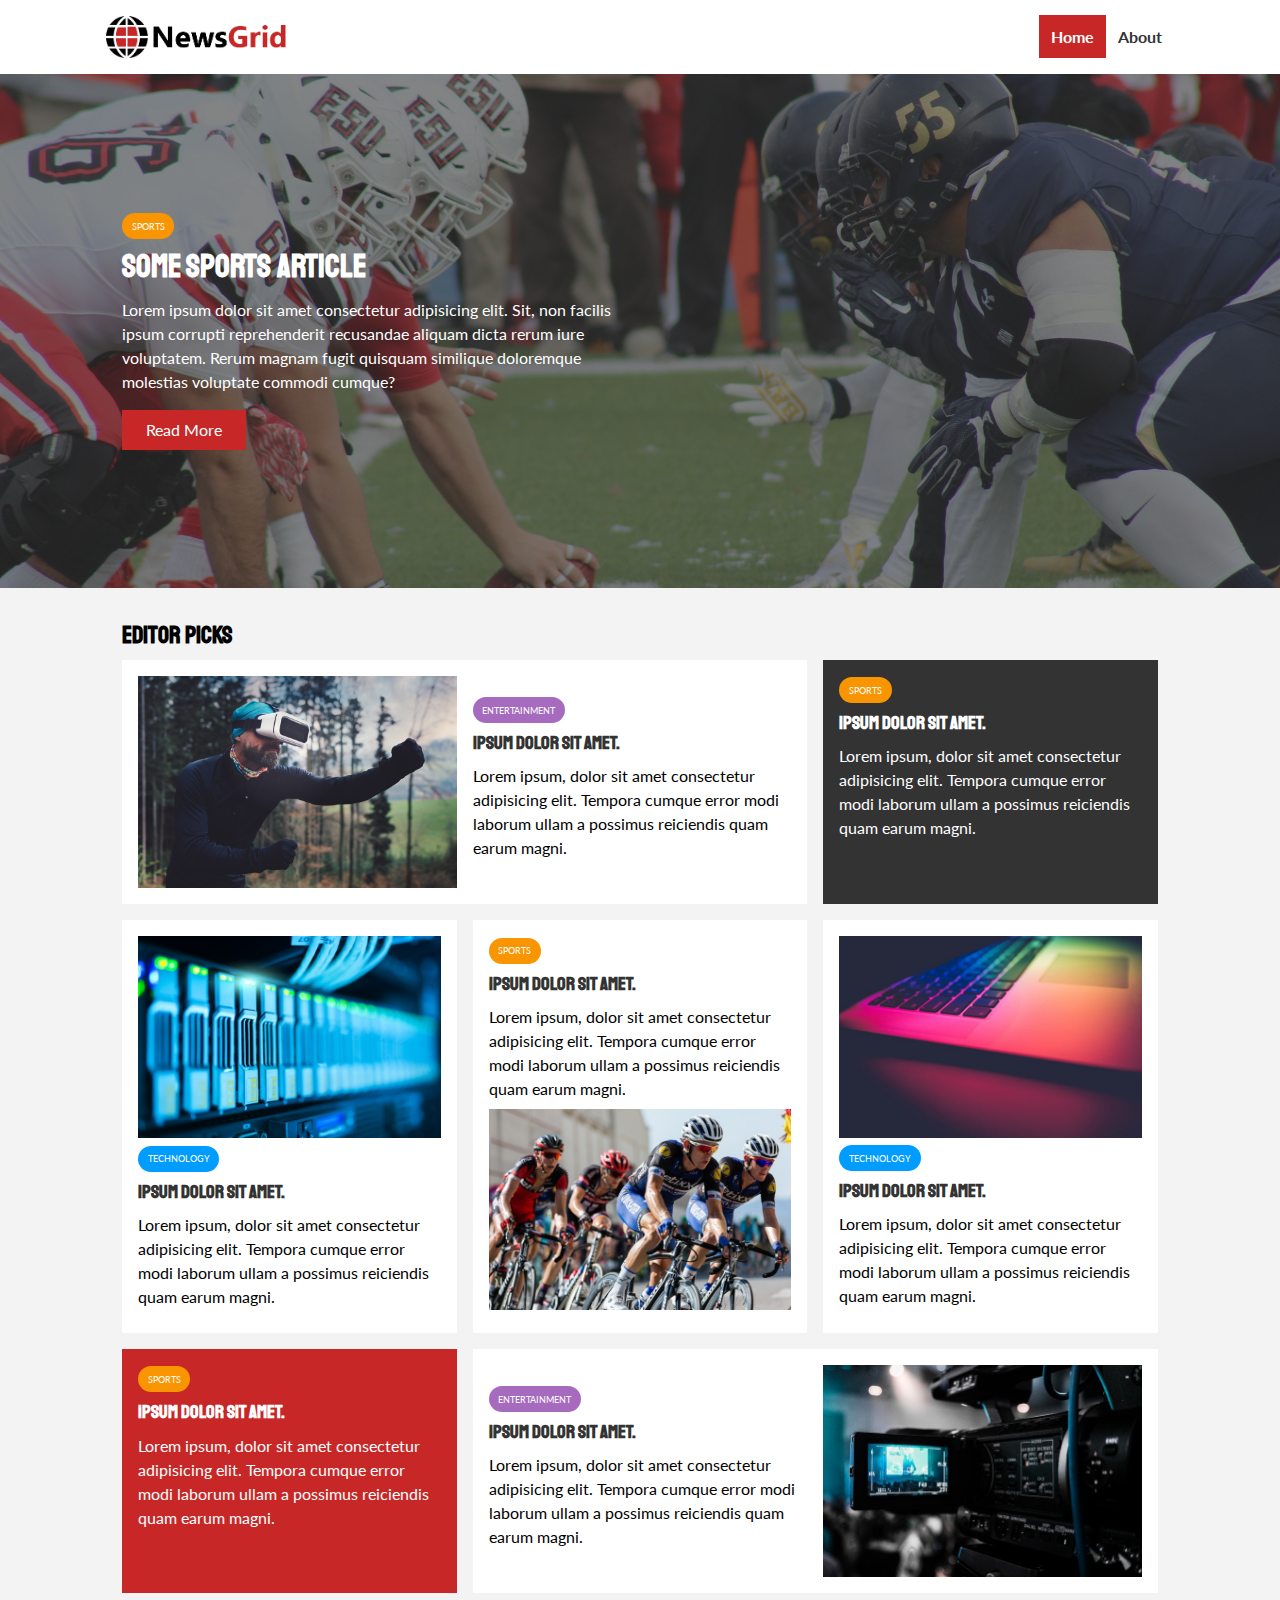
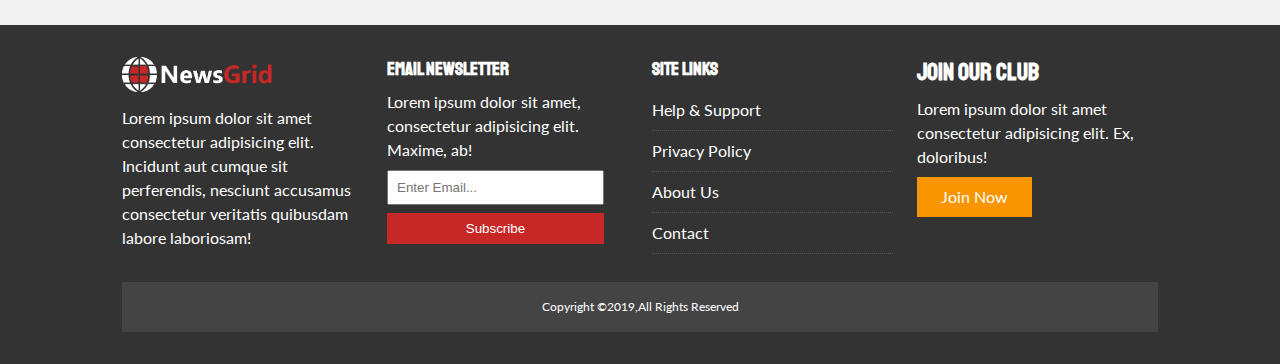
<file: index.html>
<!DOCTYPE html>
<html lang="en">
  <head>
    <meta charset="UTF-8" />
    <link
      href="https://fonts.googleapis.com/css2?family=Lato:wght@300;400;700&family=Staatliches&display=swap"
      rel="stylesheet"
    />
    <meta name="viewport" content="width=device-width, initial-scale=1.0" />
    <link
      rel="stylesheet"
      href="https://use.fontawesome.com/releases/v5.6.3/css/all.css"
      integrity="sha384-UHRtZLI+pbxtHCWp1t77Bi1L4ZtiqrqD80Kn4Z8NTSRyMA2Fd33n5dQ8lWUE00s/"
      crossorigin="anonymous"
    />
    <link rel="stylesheet" href="./css/style.css" />
    <link
      rel="stylesheet"
      media="screen and (max-width: 768px)"
      href="./css/mobile.css"
    />
    <link rel="shortcut icon" type="image/x-icon" href="favicon.ico" />
    <title>NewsGrid | Latest News</title>
  </head>

  <body>
    <nav id="main-nav">
      <div class="container">
        <img src="img/logo.png" alt="NewsGrid" class="logo" />
        <div class="social">
          <a href="http://facebook.com"
            ><i class="fab fa-facebook fa-2x"></i
          ></a>
          <a href="http://twitter.com"><i class="fab fa-twitter fa-2x"></i></a>
          <a href="http://instagram.com"
            ><i class="fab fa-instagram fa-2x"></i
          ></a>
          <a href="http://youtube.com"><i class="fab fa-youtube fa-2x"></i></a>
        </div>
        <ul>
          <li><a class="current" href="index.html">Home</a></li>
          <li><a href="about.html">About</a></li>
        </ul>
      </div>
    </nav>
    <!-- Showcase -->
    <header id="showcase">
      <div class="container">
        <div class="showcase-container">
          <div class="showcase-content">
            <div class="category category-sports">Sports</div>
            <h1>Some Sports Article</h1>
            <p>
              Lorem ipsum dolor sit amet consectetur adipisicing elit. Sit, non
              facilis ipsum corrupti reprehenderit recusandae aliquam dicta
              rerum iure voluptatem. Rerum magnam fugit quisquam similique
              doloremque molestias voluptate commodi cumque?
            </p>
            <a class="btn btn-primary" href="article.htlm">Read More</a>
          </div>
        </div>
      </div>
    </header>
    <!-- Home-articles -->
    <section id="home-articles" class="py-2">
      <div class="container">
        <h2>Editor Picks</h2>
        <div class="articles-container">
          <article class="card">
            <img src="img/articles/ent1.jpg" alt="" />
            <div>
              <div class="category category-ent">Entertainment</div>
              <h3><a href="article.html"> ipsum dolor sit amet.</a></h3>
              <p>
                Lorem ipsum, dolor sit amet consectetur adipisicing elit.
                Tempora cumque error modi laborum ullam a possimus reiciendis
                quam earum magni.
              </p>
            </div>
          </article>
          <article class="card bg-dark">
            <div class="category category-sports">Sports</div>
            <h3><a href="article.html"> ipsum dolor sit amet.</a></h3>
            <p>
              Lorem ipsum, dolor sit amet consectetur adipisicing elit. Tempora
              cumque error modi laborum ullam a possimus reiciendis quam earum
              magni.
            </p>
          </article>
          <article class="card">
            <img src="img/articles/tech1.jpg" alt="" />
            <div class="category category-tech">Technology</div>
            <h3><a href="article.html"> ipsum dolor sit amet.</a></h3>
            <p>
              Lorem ipsum, dolor sit amet consectetur adipisicing elit. Tempora
              cumque error modi laborum ullam a possimus reiciendis quam earum
              magni.
            </p>
          </article>
          <article class="card">
            <div class="category category-sports">Sports</div>
            <h3><a href="article.html"> ipsum dolor sit amet.</a></h3>
            <p>
              Lorem ipsum, dolor sit amet consectetur adipisicing elit. Tempora
              cumque error modi laborum ullam a possimus reiciendis quam earum
              magni.
            </p>
            <img src="img/articles/sports1.jpg" alt="" />
          </article>
          <article class="card">
            <img src="img/articles/tech2.jpg" alt="" />
            <div class="category category-tech">Technology</div>
            <h3><a href="article.html"> ipsum dolor sit amet.</a></h3>
            <p>
              Lorem ipsum, dolor sit amet consectetur adipisicing elit. Tempora
              cumque error modi laborum ullam a possimus reiciendis quam earum
              magni.
            </p>
          </article>
          <article class="card bg-primary">
            <div class="category category-sports">Sports</div>
            <h3><a href="article.html"> ipsum dolor sit amet.</a></h3>
            <p>
              Lorem ipsum, dolor sit amet consectetur adipisicing elit. Tempora
              cumque error modi laborum ullam a possimus reiciendis quam earum
              magni.
            </p>
          </article>
          <article class="card">
            <div>
              <div class="category category-ent">Entertainment</div>
              <h3><a href="article.html"> ipsum dolor sit amet.</a></h3>
              <p>
                Lorem ipsum, dolor sit amet consectetur adipisicing elit.
                Tempora cumque error modi laborum ullam a possimus reiciendis
                quam earum magni.
              </p>
            </div>
            <img src="img/articles/ent2.jpg" alt="" />
          </article>
        </div>
      </div>
    </section>
    <footer id="main-footer" class="py-2">
      <div class="container footer-container">
        <div>
          <div><img src="img/logo_light.png" alt="NewsGrid" /></div>
          <p>
            Lorem ipsum dolor sit amet consectetur adipisicing elit. Incidunt
            aut cumque sit perferendis, nesciunt accusamus consectetur veritatis
            quibusdam labore laboriosam!
          </p>
        </div>
        <div>
          <h3>Email Newsletter</h3>
          <p>
            Lorem ipsum dolor sit amet, consectetur adipisicing elit. Maxime,
            ab!
          </p>
          <form method="POST" data-netlify="true">
            <input type="email" placeholder="Enter Email..." name="email" />
            <input type="submit" value="Subscribe" class="btn btn-primary" />
          </form>
        </div>
        <div>
          <h3>Site Links</h3>
          <ul class="list">
            <li><a href="#">Help & Support</a></li>
            <li><a href="#">Privacy Policy</a></li>
            <li><a href="#">About Us</a></li>
            <li><a href="#">Contact</a></li>
          </ul>
        </div>
        <div>
          <h2>Join Our Club</h2>
          <p>
            Lorem ipsum dolor sit amet consectetur adipisicing elit. Ex,
            doloribus!
          </p>
          <a href="#" class="btn btn-secondary">Join Now</a>
        </div>
        <div>
          <p>Copyright &copy;2019,All Rights Reserved</p>
        </div>
      </div>
    </footer>
  </body>
</html>
</file>
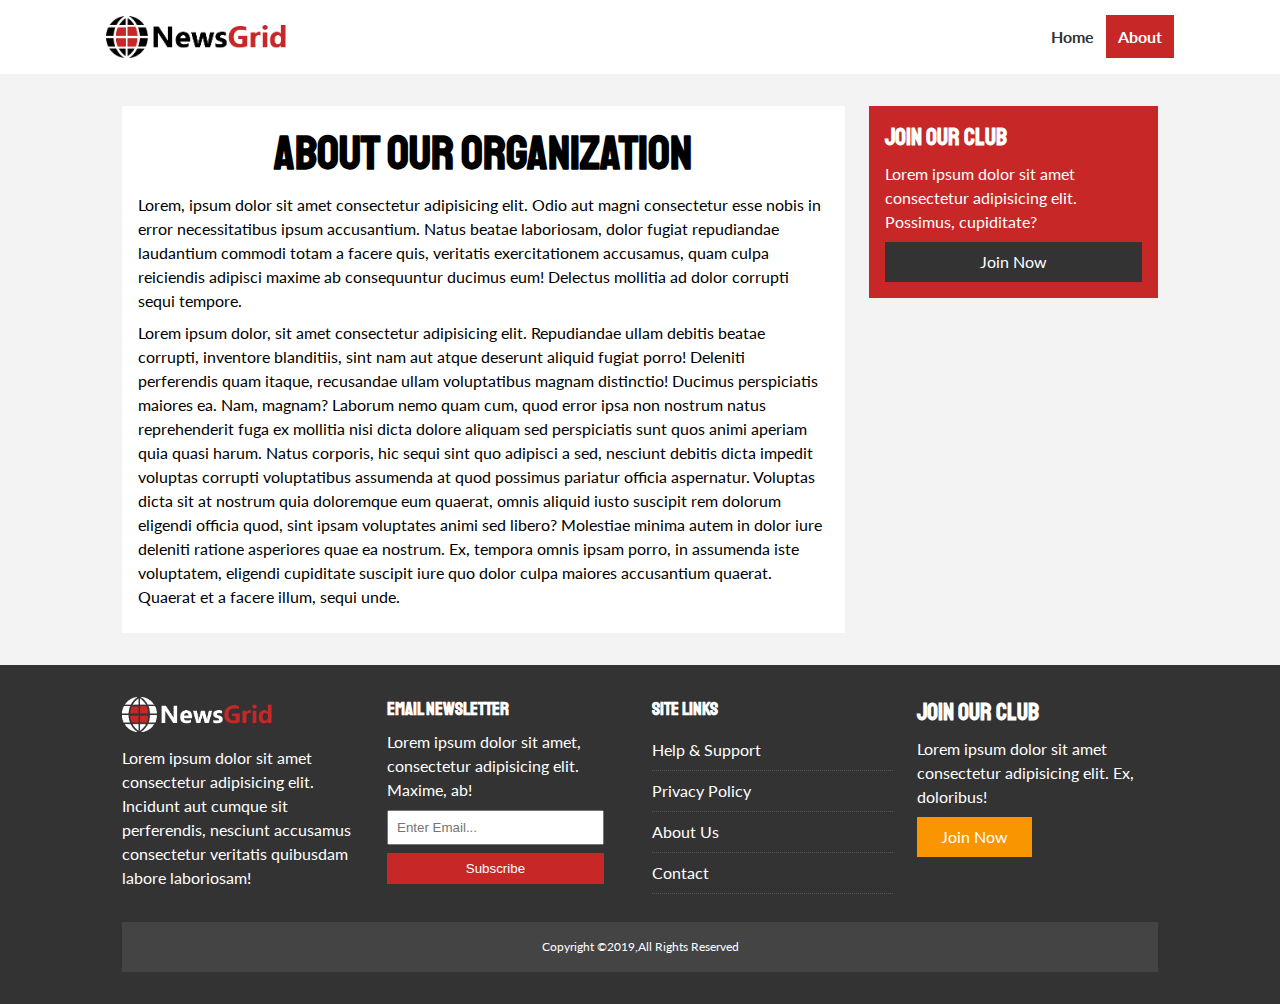
<file: about.html>
<!DOCTYPE html>
<html lang="en">
  <head>
    <meta charset="UTF-8" />
    <link
      href="https://fonts.googleapis.com/css2?family=Lato:wght@300;400;700&family=Staatliches&display=swap"
      rel="stylesheet"
    />
    <meta name="viewport" content="width=device-width, initial-scale=1.0" />
    <link
      rel="stylesheet"
      href="https://use.fontawesome.com/releases/v5.6.3/css/all.css"
      integrity="sha384-UHRtZLI+pbxtHCWp1t77Bi1L4ZtiqrqD80Kn4Z8NTSRyMA2Fd33n5dQ8lWUE00s/"
      crossorigin="anonymous"
    />
    <link rel="stylesheet" href="./css/style.css" />
    <link
      rel="stylesheet"
      media="screen and (max-width: 768px)"
      href="./css/mobile.css"
    />
    <link rel="shortcut icon" type="image/x-icon" href="favicon.ico" />
    <title>NewsGrid | About</title>
  </head>

  <body>
    <nav id="main-nav">
      <div class="container">
        <img src="img/logo.png" alt="NewsGrid" class="logo" />
        <div class="social">
          <a href="http://facebook.com"
            ><i class="fab fa-facebook fa-2x"></i
          ></a>
          <a href="http://twitter.com"><i class="fab fa-twitter fa-2x"></i></a>
          <a href="http://instagram.com"
            ><i class="fab fa-instagram fa-2x"></i
          ></a>
          <a href="http://youtube.com"><i class="fab fa-youtube fa-2x"></i></a>
        </div>
        <ul>
          <li><a href="index.html">Home</a></li>
          <li><a class="current" href="about.html">About</a></li>
        </ul>
      </div>
    </nav>
    <section id="about">
      <div class="container">
        <div class="page-container">
          <article class="card">
            <h1 class="l-heading">About Our Organization</h1>
            <p>
              Lorem, ipsum dolor sit amet consectetur adipisicing elit. Odio aut
              magni consectetur esse nobis in error necessitatibus ipsum
              accusantium. Natus beatae laboriosam, dolor fugiat repudiandae
              laudantium commodi totam a facere quis, veritatis exercitationem
              accusamus, quam culpa reiciendis adipisci maxime ab consequuntur
              ducimus eum! Delectus mollitia ad dolor corrupti sequi tempore.
            </p>
            <p>
              Lorem ipsum dolor, sit amet consectetur adipisicing elit.
              Repudiandae ullam debitis beatae corrupti, inventore blanditiis,
              sint nam aut atque deserunt aliquid fugiat porro! Deleniti
              perferendis quam itaque, recusandae ullam voluptatibus magnam
              distinctio! Ducimus perspiciatis maiores ea. Nam, magnam? Laborum
              nemo quam cum, quod error ipsa non nostrum natus reprehenderit
              fuga ex mollitia nisi dicta dolore aliquam sed perspiciatis sunt
              quos animi aperiam quia quasi harum. Natus corporis, hic sequi
              sint quo adipisci a sed, nesciunt debitis dicta impedit voluptas
              corrupti voluptatibus assumenda at quod possimus pariatur officia
              aspernatur. Voluptas dicta sit at nostrum quia doloremque eum
              quaerat, omnis aliquid iusto suscipit rem dolorum eligendi officia
              quod, sint ipsam voluptates animi sed libero? Molestiae minima
              autem in dolor iure deleniti ratione asperiores quae ea nostrum.
              Ex, tempora omnis ipsam porro, in assumenda iste voluptatem,
              eligendi cupiditate suscipit iure quo dolor culpa maiores
              accusantium quaerat. Quaerat et a facere illum, sequi unde.
            </p>
          </article>
          <aside class="card bg-primary">
            <h2>Join Our Club</h2>
            <p>
              Lorem ipsum dolor sit amet consectetur adipisicing elit. Possimus,
              cupiditate?
            </p>
            <a href="#" class="btn btn-dark btn-block">Join Now</a>
          </aside>
        </div>
      </div>
    </section>
    <footer id="main-footer" class="py-2">
      <div class="container footer-container">
        <div>
          <div><img src="img/logo_light.png" alt="NewsGrid" /></div>
          <p>
            Lorem ipsum dolor sit amet consectetur adipisicing elit. Incidunt
            aut cumque sit perferendis, nesciunt accusamus consectetur veritatis
            quibusdam labore laboriosam!
          </p>
        </div>
        <div>
          <h3>Email Newsletter</h3>
          <p>
            Lorem ipsum dolor sit amet, consectetur adipisicing elit. Maxime,
            ab!
          </p>
          <form method="POST" data-netlify="true">
            <input type="email" placeholder="Enter Email..." name="email" />
            <input type="submit" value="Subscribe" class="btn btn-primary" />
          </form>
        </div>
        <div>
          <h3>Site Links</h3>
          <ul class="list">
            <li><a href="#">Help & Support</a></li>
            <li><a href="#">Privacy Policy</a></li>
            <li><a href="#">About Us</a></li>
            <li><a href="#">Contact</a></li>
          </ul>
        </div>
        <div>
          <h2>Join Our Club</h2>
          <p>
            Lorem ipsum dolor sit amet consectetur adipisicing elit. Ex,
            doloribus!
          </p>
          <a href="#" class="btn btn-secondary">Join Now</a>
        </div>
        <div>
          <p>Copyright &copy;2019,All Rights Reserved</p>
        </div>
      </div>
    </footer>
  </body>
</html>
</file>
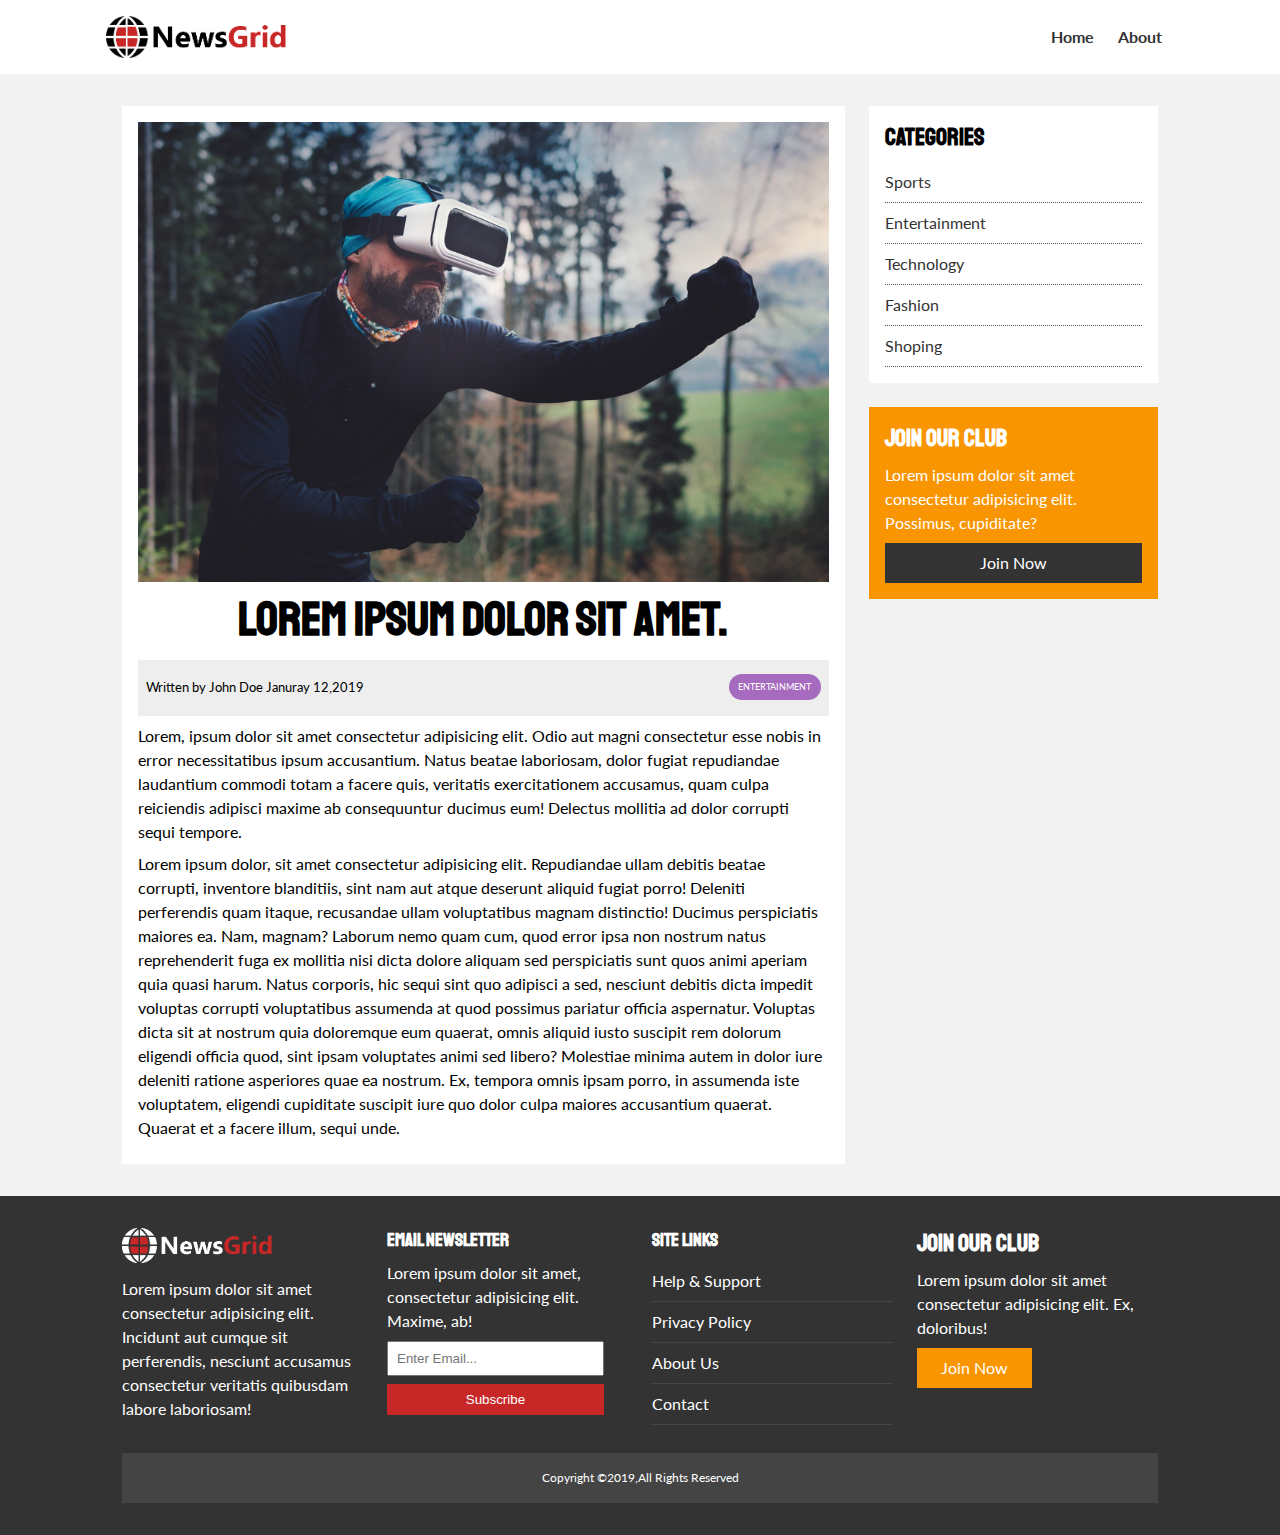
<file: article.html>
<!DOCTYPE html>
<html lang="en">
  <head>
    <meta charset="UTF-8" />
    <link
      href="https://fonts.googleapis.com/css2?family=Lato:wght@300;400;700&family=Staatliches&display=swap"
      rel="stylesheet"
    />
    <meta name="viewport" content="width=device-width, initial-scale=1.0" />
    <link
      rel="stylesheet"
      href="https://use.fontawesome.com/releases/v5.6.3/css/all.css"
      integrity="sha384-UHRtZLI+pbxtHCWp1t77Bi1L4ZtiqrqD80Kn4Z8NTSRyMA2Fd33n5dQ8lWUE00s/"
      crossorigin="anonymous"
    />
    <link rel="stylesheet" href="./css/style.css" />
    <link
      rel="stylesheet"
      media="screen and (max-width: 768px)"
      href="./css/mobile.css"
    />
    <link rel="shortcut icon" type="image/x-icon" href="favicon.ico" />
    <title>NewsGrid | Latest News</title>
  </head>

  <body>
    <nav id="main-nav">
      <div class="container">
        <img src="img/logo.png" alt="NewsGrid" class="logo" />
        <div class="social">
          <a href="http://facebook.com"
            ><i class="fab fa-facebook fa-2x"></i
          ></a>
          <a href="http://twitter.com"><i class="fab fa-twitter fa-2x"></i></a>
          <a href="http://instagram.com"
            ><i class="fab fa-instagram fa-2x"></i
          ></a>
          <a href="http://youtube.com"><i class="fab fa-youtube fa-2x"></i></a>
        </div>
        <ul>
          <li><a href="index.html">Home</a></li>
          <li><a href="about.html">About</a></li>
        </ul>
      </div>
    </nav>
    <section id="article">
      <div class="container">
        <div class="page-container">
          <article class="card">
            <img src="img/articles/ent1.jpg" alt="" />
            <h1 class="l-heading">Lorem ipsum dolor sit amet.</h1>
            <div class="meta">
              <small>
                <i class="fas fa-user"></i> Written by John Doe Januray 12,2019
              </small>
              <div class="category category-ent">Entertainment</div>
            </div>
            <p>
              Lorem, ipsum dolor sit amet consectetur adipisicing elit. Odio aut
              magni consectetur esse nobis in error necessitatibus ipsum
              accusantium. Natus beatae laboriosam, dolor fugiat repudiandae
              laudantium commodi totam a facere quis, veritatis exercitationem
              accusamus, quam culpa reiciendis adipisci maxime ab consequuntur
              ducimus eum! Delectus mollitia ad dolor corrupti sequi tempore.
            </p>
            <p>
              Lorem ipsum dolor, sit amet consectetur adipisicing elit.
              Repudiandae ullam debitis beatae corrupti, inventore blanditiis,
              sint nam aut atque deserunt aliquid fugiat porro! Deleniti
              perferendis quam itaque, recusandae ullam voluptatibus magnam
              distinctio! Ducimus perspiciatis maiores ea. Nam, magnam? Laborum
              nemo quam cum, quod error ipsa non nostrum natus reprehenderit
              fuga ex mollitia nisi dicta dolore aliquam sed perspiciatis sunt
              quos animi aperiam quia quasi harum. Natus corporis, hic sequi
              sint quo adipisci a sed, nesciunt debitis dicta impedit voluptas
              corrupti voluptatibus assumenda at quod possimus pariatur officia
              aspernatur. Voluptas dicta sit at nostrum quia doloremque eum
              quaerat, omnis aliquid iusto suscipit rem dolorum eligendi officia
              quod, sint ipsam voluptates animi sed libero? Molestiae minima
              autem in dolor iure deleniti ratione asperiores quae ea nostrum.
              Ex, tempora omnis ipsam porro, in assumenda iste voluptatem,
              eligendi cupiditate suscipit iure quo dolor culpa maiores
              accusantium quaerat. Quaerat et a facere illum, sequi unde.
            </p>
          </article>
          <aside id="categories" class="card">
            <h2>Categories</h2>
            <ul class="list">
              <li>
                <a href="#"><i class="fas fa-chevron-right"></i> Sports</a>
              </li>
              <li>
                <a href="#"
                  ><i class="fas fa-chevron-right"></i> Entertainment</a
                >
              </li>
              <li>
                <a href="#"><i class="fas fa-chevron-right"></i> Technology</a>
              </li>
              <li>
                <a href="#"><i class="fas fa-chevron-right"></i> Fashion</a>
              </li>
              <li>
                <a href="#"><i class="fas fa-chevron-right"></i> Shoping</a>
              </li>
            </ul>
          </aside>
          <aside class="card bg-secondary">
            <h2>Join Our Club</h2>
            <p>
              Lorem ipsum dolor sit amet consectetur adipisicing elit. Possimus,
              cupiditate?
            </p>
            <a href="#" class="btn btn-dark btn-block">Join Now</a>
          </aside>
        </div>
      </div>
    </section>
    <footer id="main-footer" class="py-2">
      <div class="container footer-container">
        <div>
          <div><img src="img/logo_light.png" alt="NewsGrid" /></div>
          <p>
            Lorem ipsum dolor sit amet consectetur adipisicing elit. Incidunt
            aut cumque sit perferendis, nesciunt accusamus consectetur veritatis
            quibusdam labore laboriosam!
          </p>
        </div>
        <div>
          <h3>Email Newsletter</h3>
          <p>
            Lorem ipsum dolor sit amet, consectetur adipisicing elit. Maxime,
            ab!
          </p>
          <form method="POST" data-netlify="true">
            <input type="email" placeholder="Enter Email..." name="email" />
            <input type="submit" value="Subscribe" class="btn btn-primary" />
          </form>
        </div>
        <div>
          <h3>Site Links</h3>
          <ul class="list">
            <li><a href="#">Help & Support</a></li>
            <li><a href="#">Privacy Policy</a></li>
            <li><a href="#">About Us</a></li>
            <li><a href="#">Contact</a></li>
          </ul>
        </div>
        <div>
          <h2>Join Our Club</h2>
          <p>
            Lorem ipsum dolor sit amet consectetur adipisicing elit. Ex,
            doloribus!
          </p>
          <a href="#" class="btn btn-secondary">Join Now</a>
        </div>
        <div>
          <p>Copyright &copy;2019,All Rights Reserved</p>
        </div>
      </div>
    </footer>
  </body>
</html>
</file>
<file: css/style.css>
:root {
--primary-color:#c72727;
--secondary-color: #f99500;
--light-color: #f3f3f3;
--dark-color: #333;
--max-width: 1100px;
}
.category {
  --sports-color:#f99500;
  --ent-color: #a66bbe;
  --tech-color: #009cff;
}
* {
  padding: 0;
  margin: 0;
  box-sizing: border-box;
}
body {
  font-family:'Lato', sans-serif;
  line-height: 1.5;
  background: var(--light-color);
}
a {
  color: #333;
  text-decoration: none;
}
p {
  margin: .5rem 0;
}
ul {
  list-style: none;
}
img {
  width: 100%;
}

h1,h2,h3,h4,h5,h6 {
  font-family: 'Staatliches', cursive;
  margin-bottom: .55rem;
  line-height: 1.3;
}
/* Utility */
.container {
  max-width: var(--max-width);
  margin: auto;
  padding: 0 2rem;
  overflow: hidden;
}
.category {
  display: inline-block;
  font-size: 0.55rem;
  color: #fff;
  text-transform: uppercase;
  padding: 0.4rem 0.6rem;
  border-radius: 15px;
  margin-bottom: 0.5rem;
}
.category-sports {background: var(--sports-color)}
.category-ent {background: var(--ent-color)}
.category-tech {background: var(--tech-color)}

.btn {
display: inline-block;
border: none;
background: var(--dark-color);
color: #fff;
padding: 0.5rem 1.5rem;
cursor: pointer;
}
.btn-primary {background: var(--primary-color);}
.btn-secondary {background: var(--secondary-color);}
.btn-light {background: var(--light-color);}

.btn-block {
  display: block;
  width: 100%;
  text-align: center;
}
.btn:hover {
  opacity: 0.9;
}
.card {
  background: #fff;
  padding: 1rem;
}
.bg-dark {
background: var(--dark-color);
color: #fff;
} 
.bg-primary {
background: var(--primary-color);
color: #fff;
} 
.bg-secondary {
background: var(--secondary-color);
color: #fff;
} 
.py-1 {padding: 1rem 0;}
.py-2 {padding: 2rem 0;}
.py-3 {padding: 3rem 0;}

.p-1 {padding: 1rem ; }
.p-2 {padding: 2rem ;}
.p-3 {padding: 3rem ;}

.l-heading {
  font-size: 3rem;
  text-align: center;
}
.list li {
  padding: .5rem 0;
  border-bottom: #555 dotted 1px;
}
.list li a:hover {
  color: var(--primary-color);
}
/* Inner page grid container */
.page-container {
  display: grid;
  grid-template-columns: 5fr 2fr;
  grid-gap: 1.5rem;
  margin: 2rem 0;
}
.page-container > *:first-child {
  grid-row: 1/ span 3;
}
.bg-dark h1,
.bg-dark h2,
.bg-dark h3,
.bg-dark a,
.bg-primary h1,
.bg-primary h2,
.bg-primary h3,
.bg-primary a,
.bg-secondary h1,
.bg-secondary h2,
.bg-secondary h3,
.bg-secondary a {
  color: #fff;
}
/* Navbar */
#main-nav {
  background: #fff;
  position: sticky;
  top: 0;
  z-index: 2;
}
#main-nav .container {
  display: grid;
  grid-template-columns: 6fr 3fr 2fr;
  padding: 1rem;
  align-items: center;
}
#main-nav .logo {
  width: 180px;
}
#main-nav ul {
  justify-self: end;
  display: flex;
}
#main-nav ul li a {
  padding: 0.75rem;
  font-weight: bold;
}
#main-nav ul li a.current {
  background: var(--primary-color);
  color: #fff;
}
#main-nav ul li a:hover {
  background: var(--light-color);
  color: var(--dark-color);
}
#main-nav .social {
  justify-self: center;
}
#main-nav .social i {
  color: #777;
  margin-right: .5rem;
}

/* Showcase */
#showcase {
  background: #333;
  color: #fff;
  padding: 2rem;
  position: relative;
}
#showcase::before {
  content: '';
  background: url("../img/featured.jpg") no-repeat center center/cover;
position: absolute;
top: 0;
left: 0;
width: 100%;
height: 100%;
opacity: 0.4;
}
.showcase-container {
  display: grid;
  grid-template-columns: repeat(2,1fr);
  justify-content: center;
  align-items: center;
  height: 50vh;
}
.showcase-content {
  z-index: 1;
}
.showcase-content p {
  margin-bottom: 1rem;
}
/* Home Articles */
.articles-container {
  display: grid;
  grid-template-columns: repeat(3, 1fr);
  grid-gap: 1rem;
}
.articles-container > *:first-child, 
.articles-container > *:last-child {
display: grid;
grid-template-columns: repeat(2, 1fr);
grid-gap: 1rem;
align-items: center;
grid-column: 1/ span 2;
}
.articles-container > *:last-child {
  grid-column: 2 / span 2;
}

#article .meta {
  display: flex;
  justify-content: space-between;
  align-items: center;
  background: #eee;
  padding: .5rem;
} 

#article .meta .category {
  margin-top: 0.4rem;
}
/* Footer */          
#main-footer {
  background: var(--dark-color);
  color: #fff;
}
.footer-container {
  display: grid;
  grid-template-columns: repeat(4, 1fr);
  grid-gap: 1.5rem;
}
.footer-container img {
  width: 150px;
}
.footer-container  a {
  color: #fff;
}

.footer-container > *:last-child {
  background: #444;
  grid-column: 1 / span 4;
  text-align: center;
  font-size: 0.75rem;
  padding: .5rem;
}
.footer-container input[type='email'] {
width: 90%;
padding: .5rem;
margin-bottom: 0.5rem;
}
.footer-container input[type='submit'] {
  width: 90%;
  }

  /* .footer-container ul li {
    padding: .5rem 0;
    border-bottom: #fff dotted 1px;
  } */
</file>
<file: css/mobile.css>
#main-nav .social {
  display: none;
}
#main-nav .container {
  grid-template-columns: 1fr;
  grid-gap: 1.2rem;
}
#main-nav ul,
#main-nav .logo {
  justify-self: center;
}
#main-nav ul li a {
  padding: 0.50rem;
}

.articles-container {
  grid-template-columns: repeat(2, 1fr);
}
.articles-container > *:first-child, 
.articles-container > *:last-child {
/* grid-template-columns: repeat(2, 1fr); */
grid-template-columns: 1fr;
grid-column: 1;
}
.articles-container > *:last-child {
grid-column: 1;
}

@media(max-width:600px) {
  /* Stack grid Items*/
  .showcase-container,
  .articles-container,
  .footer-container {
    grid-template-columns: 1fr;
  }
  .footer-container > *:last-child {
    grid-column: 1;
  }
  .footer-container > *:first-child,
  .footer-container > *:nth-child(2) {
    border-bottom: #444 dotted 1px;
    padding-bottom: 1rem;
  }
  .page-container {
    grid-template-columns: 1fr;
    text-align: center;
  }
  .page-container > *:first-child {
    grid-row: 1;
  }
  .l-heading {
    font-size: 2rem !important;
  }
}
</file>
